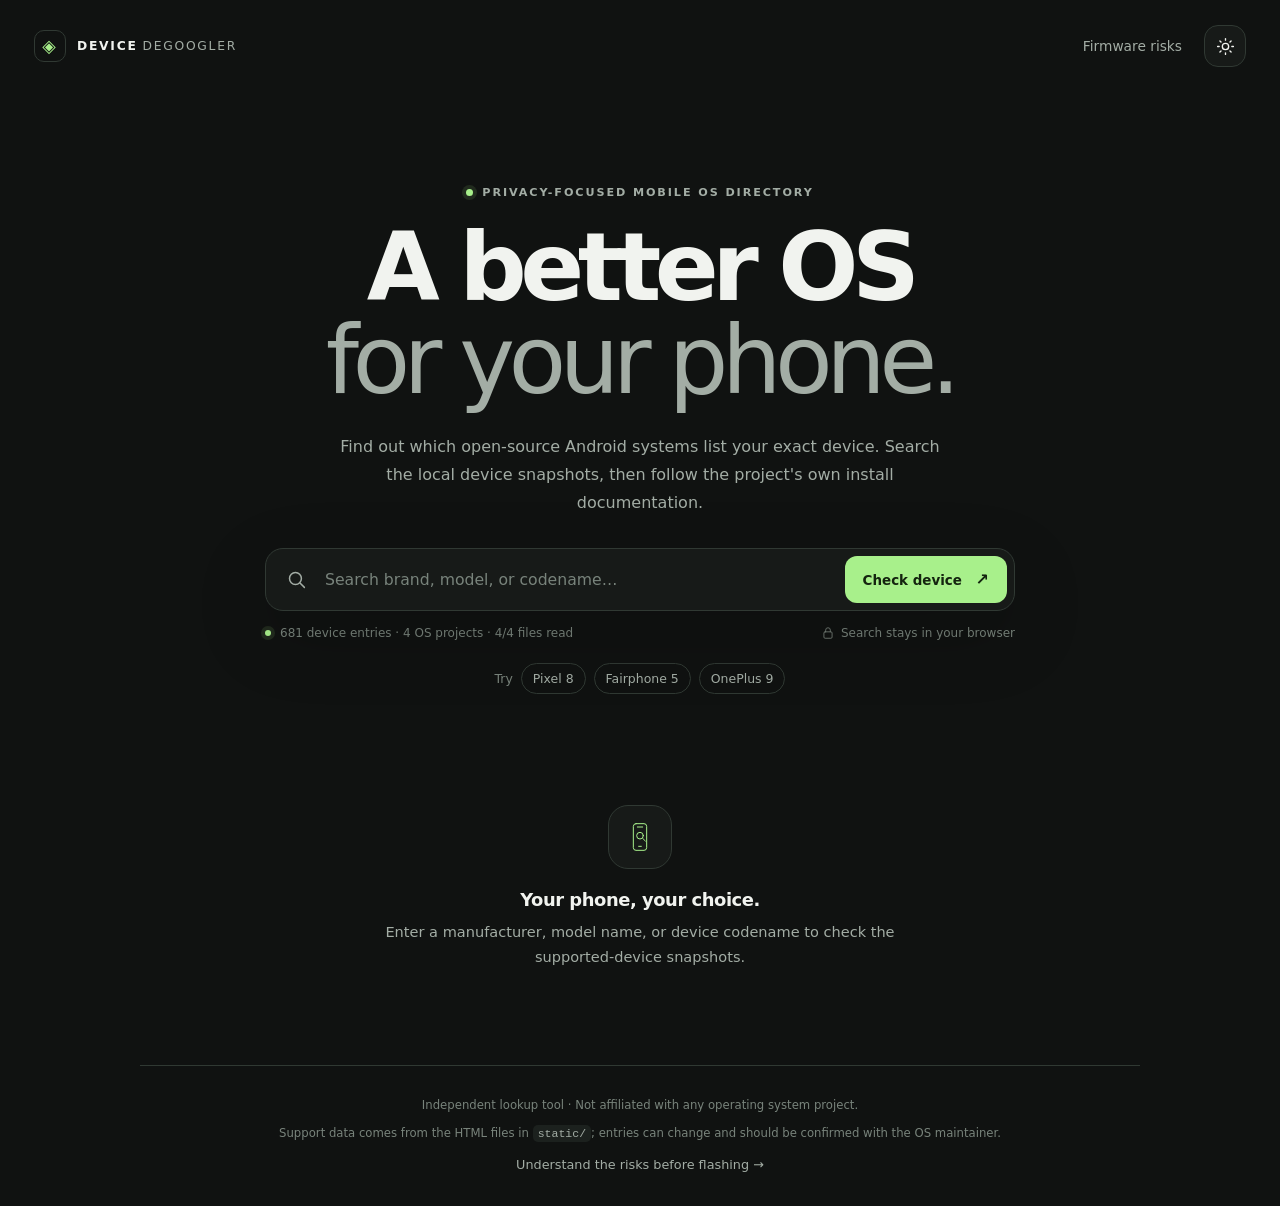
<file: index.html>
<!doctype html>
<html lang="en" data-theme="dark">
<head>
  <meta charset="utf-8">
  <meta name="viewport" content="width=device-width, initial-scale=1">
  <meta name="color-scheme" content="dark light">
  <meta name="description" content="Search locally stored device lists for support by privacy-focused Android operating systems.">
  <title>Degoogler</title>
  <link rel="stylesheet" href="styles.css">
  <script src="find.js" defer></script>
</head>
<body>
  <header class="topbar">
    <a class="wordmark" href="index.html" aria-label="FOSS Device Finder home">
      <span class="wordmark-symbol" aria-hidden="true">◈</span>
      <span>DEVICE<span class="wordmark-light">DEGOOGLER</span></span>
    </a>
    <nav class="topnav" aria-label="Main navigation">
      <a href="risks.html">Firmware risks</a>
      <button class="theme-toggle" id="theme-toggle" type="button" aria-label="Switch to light theme" title="Switch theme">
        <svg class="sun-icon" viewBox="0 0 24 24" aria-hidden="true"><circle cx="12" cy="12" r="4"></circle><path d="M12 2v2m0 16v2M4.93 4.93l1.42 1.42m11.3 11.3 1.42 1.42M2 12h2m16 0h2M4.93 19.07l1.42-1.42m11.3-11.3 1.42-1.42"></path></svg>
        <svg class="moon-icon" viewBox="0 0 24 24" aria-hidden="true"><path d="M20.8 15.4A8.7 8.7 0 0 1 8.6 3.2 8.8 8.8 0 1 0 20.8 15.4Z"></path></svg>
      </button>
    </nav>
  </header>

  <main class="page-shell">
    <section class="hero" aria-labelledby="hero-title">
      <p class="eyebrow"><span class="eyebrow-dot"></span> PRIVACY-FOCUSED MOBILE OS DIRECTORY</p>
      <h1 id="hero-title">A better OS<br><span>for your phone.</span></h1>
      <p class="hero-copy">Find out which open-source Android systems list your exact device. Search the local device snapshots, then follow the project's own install documentation.</p>

      <form id="device-search" class="search-form" role="search">
        <svg class="search-icon" viewBox="0 0 24 24" aria-hidden="true"><circle cx="10.8" cy="10.8" r="6.8"></circle><path d="m16 16 5 5"></path></svg>
        <label class="visually-hidden" for="device-query">Phone manufacturer, model, or codename</label>
        <input id="device-query" name="q" type="search" autocomplete="off" spellcheck="false" placeholder="Search brand, model, or codename…" required minlength="2">
        <button class="search-submit" type="submit">Check device <span aria-hidden="true">↗</span></button>
      </form>
      <div class="search-meta">
        <span id="data-status" class="data-status"><span class="loading-dot"></span> Loading local device lists…</span>
        <span class="privacy-note"><svg viewBox="0 0 24 24" aria-hidden="true"><rect x="5" y="10" width="14" height="11" rx="2"></rect><path d="M8 10V7a4 4 0 0 1 8 0v3"></path></svg> Search stays in your browser</span>
      </div>
      <div class="suggestions" aria-label="Example searches">
        <span>Try</span>
        <button type="button" data-query="Pixel 8">Pixel 8</button>
        <button type="button" data-query="Fairphone 5">Fairphone 5</button>
        <button type="button" data-query="OnePlus 9">OnePlus 9</button>
      </div>
    </section>

    <section id="results-section" class="results-section" aria-live="polite" aria-atomic="false">
      <div id="empty-state" class="empty-state">
        <div class="empty-icon" aria-hidden="true"><svg viewBox="0 0 48 48"><rect x="14" y="4" width="20" height="40" rx="4"></rect><path d="M20 9h8M22 38h4"></path><circle cx="24" cy="22" r="5"></circle><path d="m28 26 4 4"></path></svg></div>
        <h2>Your phone, your choice.</h2>
        <p>Enter a manufacturer, model name, or device codename to check the supported-device snapshots.</p>
      </div>
      <div id="results" class="results" hidden></div>
    </section>

    <footer class="site-footer">
      <p>Independent lookup tool · Not affiliated with any operating system project.</p>
      <p>Support data comes from the HTML files in <code>static/</code>; entries can change and should be confirmed with the OS maintainer.</p>
      <a href="risks.html">Understand the risks before flashing <span aria-hidden="true">→</span></a>
    </footer>
  </main>
</body>
</html>
</file>
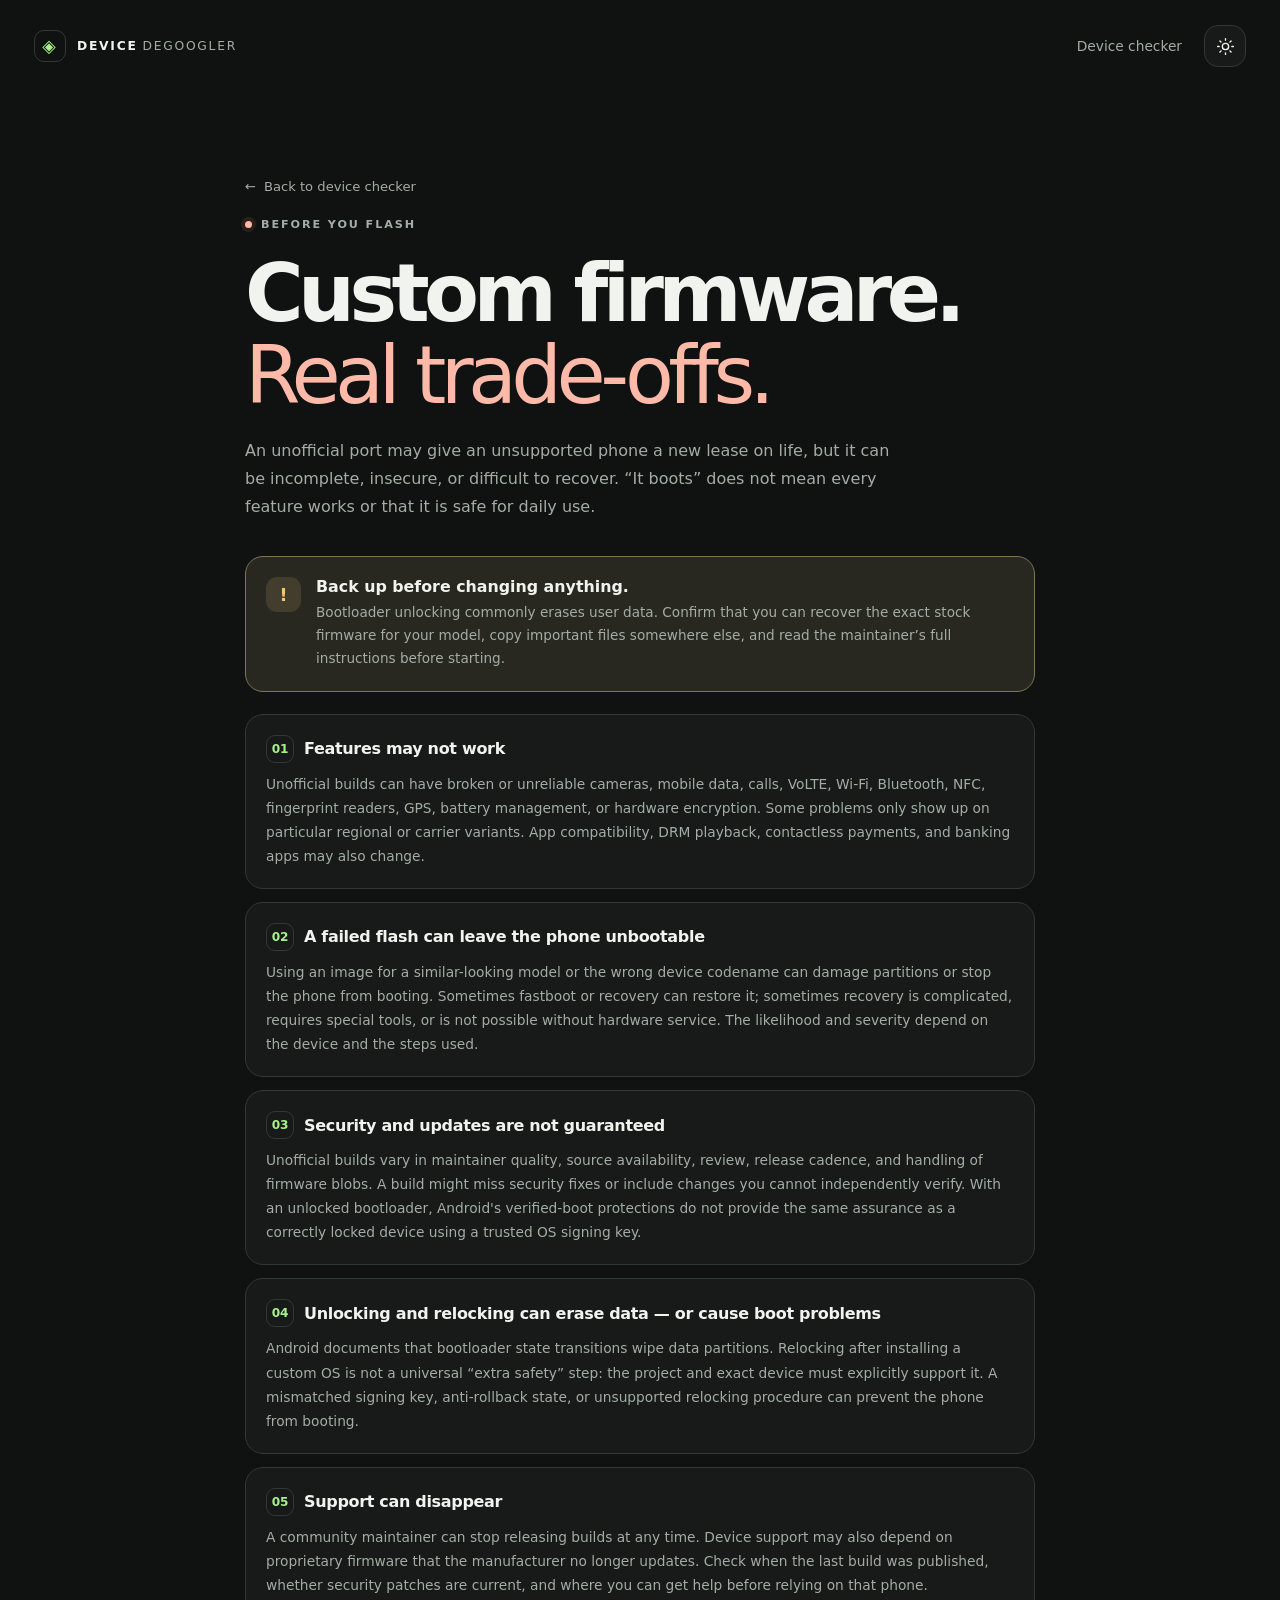
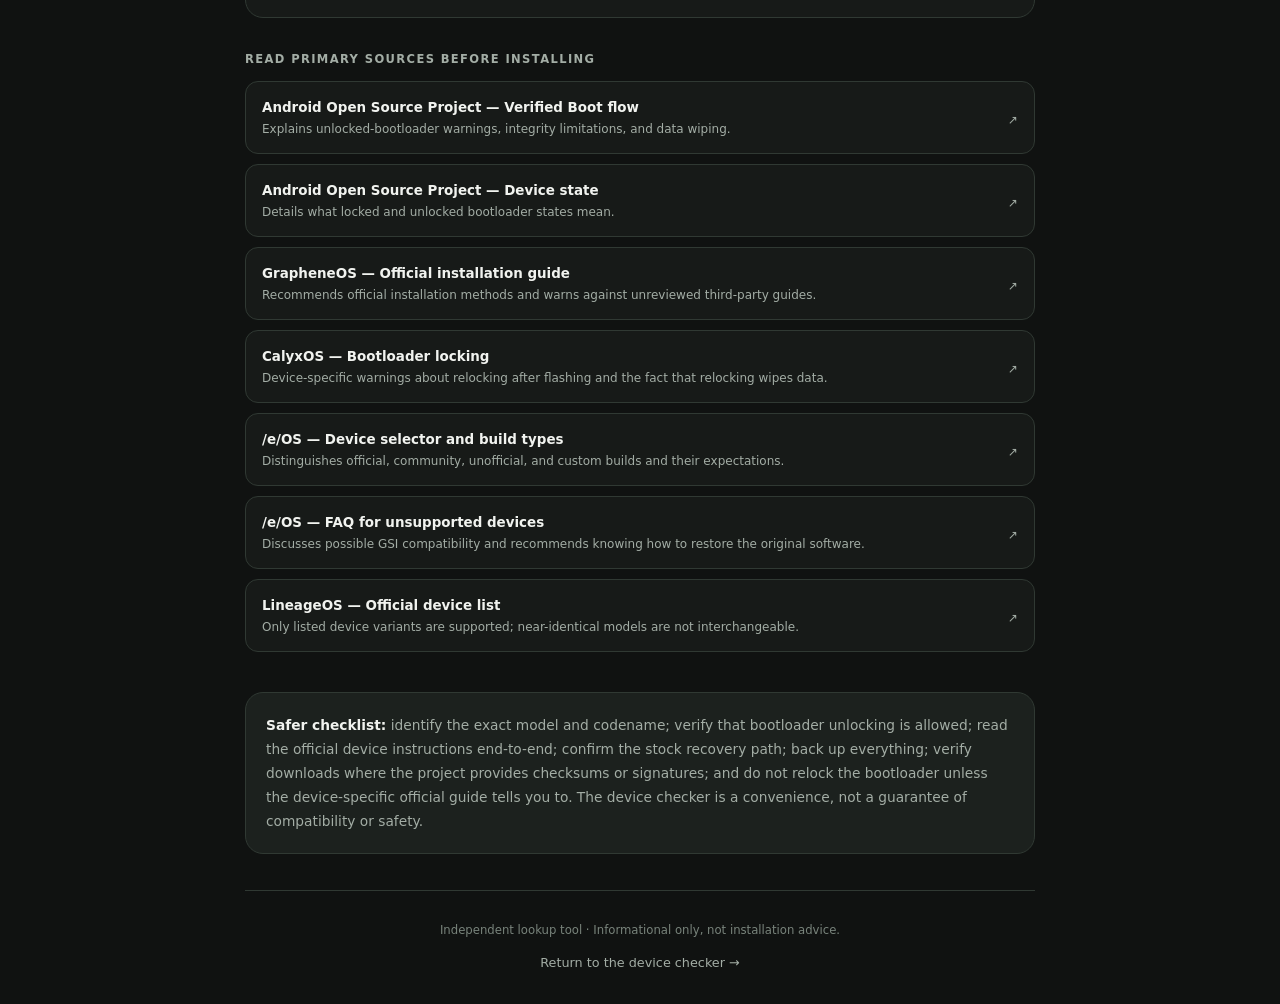
<file: risks.html>
<!doctype html>
<html lang="en" data-theme="dark">
<head>
  <meta charset="utf-8">
  <meta name="viewport" content="width=device-width, initial-scale=1">
  <meta name="color-scheme" content="dark light">
  <meta name="description" content="Risks and precautions before installing unofficial Android firmware or a custom operating system.">
  <title>Risks of Unofficial Firmware</title>
  <link rel="stylesheet" href="styles.css">
  <script>
    (() => {
      try {
        const saved = localStorage.getItem('foss-device-finder-theme');
        if (saved === 'light' || saved === 'dark') document.documentElement.dataset.theme = saved;
      } catch (_) {}
      document.addEventListener('DOMContentLoaded', () => {
        const button = document.getElementById('theme-toggle');
        const update = () => {
          const next = document.documentElement.dataset.theme === 'dark' ? 'light' : 'dark';
          button.setAttribute('aria-label', `Switch to ${next} theme`);
          button.title = `Switch to ${next} theme`;
        };
        update();
        button.addEventListener('click', () => {
          document.documentElement.dataset.theme = document.documentElement.dataset.theme === 'dark' ? 'light' : 'dark';
          try { localStorage.setItem('foss-device-finder-theme', document.documentElement.dataset.theme); } catch (_) {}
          update();
        });
      });
    })();
  </script>
</head>
<body>
  <header class="topbar">
    <a class="wordmark" href="index.html" aria-label="FOSS Device Finder home"><span class="wordmark-symbol" aria-hidden="true">◈</span><span>DEVICE<span class="wordmark-light">DEGOOGLER</span></span></a>
    <nav class="topnav" aria-label="Main navigation"><a href="index.html">Device checker</a><button class="theme-toggle" id="theme-toggle" type="button" aria-label="Switch theme" title="Switch theme"><svg class="sun-icon" viewBox="0 0 24 24" aria-hidden="true"><circle cx="12" cy="12" r="4"></circle><path d="M12 2v2m0 16v2M4.93 4.93l1.42 1.42m11.3 11.3 1.42 1.42M2 12h2m16 0h2M4.93 19.07l1.42-1.42m11.3-11.3 1.42-1.42"></path></svg><svg class="moon-icon" viewBox="0 0 24 24" aria-hidden="true"><path d="M20.8 15.4A8.7 8.7 0 0 1 8.6 3.2 8.8 8.8 0 1 0 20.8 15.4Z"></path></svg></button></nav>
  </header>
  <main class="risk-page">
    <section class="risk-hero">
      <a class="back-link" href="index.html"><span aria-hidden="true">←</span> Back to device checker</a>
      <p class="eyebrow" style="justify-content:flex-start"><span class="eyebrow-dot" style="background:var(--danger);box-shadow:0 0 0 4px var(--danger-soft)"></span> BEFORE YOU FLASH</p>
      <h1>Custom firmware.<br><span>Real trade-offs.</span></h1>
      <p class="hero-copy">An unofficial port may give an unsupported phone a new lease on life, but it can be incomplete, insecure, or difficult to recover. “It boots” does not mean every feature works or that it is safe for daily use.</p>
    </section>

    <div class="risk-alert">
      <div class="risk-alert-mark" aria-hidden="true">!</div>
      <div><h2>Back up before changing anything.</h2><p>Bootloader unlocking commonly erases user data. Confirm that you can recover the exact stock firmware for your model, copy important files somewhere else, and read the maintainer’s full instructions before starting.</p></div>
    </div>

    <section class="risk-list" aria-label="Risks to consider">
      <article class="risk-item"><h2><span class="risk-number">01</span> Features may not work</h2><p>Unofficial builds can have broken or unreliable cameras, mobile data, calls, VoLTE, Wi-Fi, Bluetooth, NFC, fingerprint readers, GPS, battery management, or hardware encryption. Some problems only show up on particular regional or carrier variants. App compatibility, DRM playback, contactless payments, and banking apps may also change.</p></article>
      <article class="risk-item"><h2><span class="risk-number">02</span> A failed flash can leave the phone unbootable</h2><p>Using an image for a similar-looking model or the wrong device codename can damage partitions or stop the phone from booting. Sometimes fastboot or recovery can restore it; sometimes recovery is complicated, requires special tools, or is not possible without hardware service. The likelihood and severity depend on the device and the steps used.</p></article>
      <article class="risk-item"><h2><span class="risk-number">03</span> Security and updates are not guaranteed</h2><p>Unofficial builds vary in maintainer quality, source availability, review, release cadence, and handling of firmware blobs. A build might miss security fixes or include changes you cannot independently verify. With an unlocked bootloader, Android's verified-boot protections do not provide the same assurance as a correctly locked device using a trusted OS signing key.</p></article>
      <article class="risk-item"><h2><span class="risk-number">04</span> Unlocking and relocking can erase data — or cause boot problems</h2><p>Android documents that bootloader state transitions wipe data partitions. Relocking after installing a custom OS is not a universal “extra safety” step: the project and exact device must explicitly support it. A mismatched signing key, anti-rollback state, or unsupported relocking procedure can prevent the phone from booting.</p></article>
      <article class="risk-item"><h2><span class="risk-number">05</span> Support can disappear</h2><p>A community maintainer can stop releasing builds at any time. Device support may also depend on proprietary firmware that the manufacturer no longer updates. Check when the last build was published, whether security patches are current, and where you can get help before relying on that phone.</p></article>
    </section>

    <p class="section-label">Read primary sources before installing</p>
    <ul class="source-list">
      <li><div><a href="https://source.android.com/docs/security/features/verifiedboot/boot-flow" target="_blank" rel="noopener noreferrer">Android Open Source Project — Verified Boot flow</a><span>Explains unlocked-bootloader warnings, integrity limitations, and data wiping.</span></div><span class="source-arrow" aria-hidden="true">↗</span></li>
      <li><div><a href="https://source.android.com/docs/security/features/verifiedboot/device-state" target="_blank" rel="noopener noreferrer">Android Open Source Project — Device state</a><span>Details what locked and unlocked bootloader states mean.</span></div><span class="source-arrow" aria-hidden="true">↗</span></li>
      <li><div><a href="https://grapheneos.org/install/" target="_blank" rel="noopener noreferrer">GrapheneOS — Official installation guide</a><span>Recommends official installation methods and warns against unreviewed third-party guides.</span></div><span class="source-arrow" aria-hidden="true">↗</span></li>
      <li><div><a href="https://calyxos.org/docs/guide/security/bootloader-lock/" target="_blank" rel="noopener noreferrer">CalyxOS — Bootloader locking</a><span>Device-specific warnings about relocking after flashing and the fact that relocking wipes data.</span></div><span class="source-arrow" aria-hidden="true">↗</span></li>
      <li><div><a href="https://doc.e.foundation/devices/" target="_blank" rel="noopener noreferrer">/e/OS — Device selector and build types</a><span>Distinguishes official, community, unofficial, and custom builds and their expectations.</span></div><span class="source-arrow" aria-hidden="true">↗</span></li>
      <li><div><a href="https://doc.e.foundation/os/faq/" target="_blank" rel="noopener noreferrer">/e/OS — FAQ for unsupported devices</a><span>Discusses possible GSI compatibility and recommends knowing how to restore the original software.</span></div><span class="source-arrow" aria-hidden="true">↗</span></li>
      <li><div><a href="https://wiki.lineageos.org/devices/" target="_blank" rel="noopener noreferrer">LineageOS — Official device list</a><span>Only listed device variants are supported; near-identical models are not interchangeable.</span></div><span class="source-arrow" aria-hidden="true">↗</span></li>
    </ul>

    <div class="final-note"><strong>Safer checklist:</strong> identify the exact model and codename; verify that bootloader unlocking is allowed; read the official device instructions end-to-end; confirm the stock recovery path; back up everything; verify downloads where the project provides checksums or signatures; and do not relock the bootloader unless the device-specific official guide tells you to. The device checker is a convenience, not a guarantee of compatibility or safety.</div>
    <footer class="site-footer"><p>Independent lookup tool · Informational only, not installation advice.</p><a href="index.html">Return to the device checker <span aria-hidden="true">→</span></a></footer>
  </main>
</body>
</html>
</file>
<file: styles.css>
:root {
  color-scheme: dark;
  --bg: #101211;
  --surface: #171a18;
  --surface-raised: #1c211e;
  --surface-strong: #232925;
  --text: #f1f3ef;
  --muted: #a3ada5;
  --quiet: #78837b;
  --line: #303933;
  --accent: #a8f08b;
  --accent-ink: #14240f;
  --accent-soft: rgba(168, 240, 139, .11);
  --danger: #ffb9a9;
  --danger-soft: rgba(255, 145, 118, .1);
  --warning: #edc77e;
  --shadow: 0 24px 72px rgba(0, 0, 0, .19);
  --radius: 18px;
  font-family: Inter, ui-sans-serif, system-ui, -apple-system, BlinkMacSystemFont, "Segoe UI", sans-serif;
}
:root[data-theme="light"] {
  color-scheme: light;
  --bg: #f5f6f1;
  --surface: #ffffff;
  --surface-raised: #f1f4ed;
  --surface-strong: #e7ede2;
  --text: #1b241c;
  --muted: #536054;
  --quiet: #768075;
  --line: #dce4d8;
  --accent: #317b25;
  --accent-ink: #ffffff;
  --accent-soft: rgba(49, 123, 37, .09);
  --danger: #a83a20;
  --danger-soft: rgba(168, 58, 32, .08);
  --warning: #8b641b;
  --shadow: 0 24px 72px rgba(28, 48, 25, .08);
}
* { box-sizing: border-box; }
html { min-height: 100%; scroll-behavior: smooth; }
body { min-height: 100vh; margin: 0; background: var(--bg); color: var(--text); transition: background .2s ease, color .2s ease; }
a { color: inherit; }
button, input { font: inherit; }
button { color: inherit; }
.topbar { max-width: 1320px; margin: 0 auto; padding: 25px 34px; display: flex; align-items: center; justify-content: space-between; gap: 24px; }
.wordmark { display: inline-flex; align-items: center; gap: 11px; color: var(--text); text-decoration: none; font-size: .77rem; font-weight: 800; letter-spacing: .14em; }
.wordmark-symbol { display: grid; place-items: center; width: 32px; height: 32px; border: 1px solid var(--line); border-radius: 10px; color: var(--accent); font-size: 1.1rem; }
.wordmark-light { margin-left: 5px; color: var(--muted); font-weight: 500; }
.topnav { display: flex; align-items: center; gap: 22px; }
.topnav > a { color: var(--muted); text-decoration: none; font-size: .86rem; transition: color .18s ease; }
.topnav > a:hover, .site-footer a:hover { color: var(--accent); }
.theme-toggle { width: 42px; height: 42px; display: grid; place-items: center; padding: 0; border: 1px solid var(--line); border-radius: 14px; background: var(--surface); cursor: pointer; transition: transform .18s ease, border-color .18s ease; }
.theme-toggle:hover { transform: translateY(-1px); border-color: var(--quiet); }
.theme-toggle svg { width: 19px; height: 19px; fill: none; stroke: var(--text); stroke-width: 1.7; stroke-linecap: round; stroke-linejoin: round; }
.moon-icon { display: none; }
:root[data-theme="light"] .sun-icon { display: none; }
:root[data-theme="light"] .moon-icon { display: block; }
.page-shell { width: min(100% - 42px, 1000px); margin: 0 auto; }
.hero { padding: clamp(50px, 8vw, 94px) 0 40px; text-align: center; }
.eyebrow { display: flex; justify-content: center; align-items: center; gap: 9px; margin: 0 0 22px; color: var(--muted); font-size: .7rem; font-weight: 700; letter-spacing: .17em; }
.eyebrow-dot, .loading-dot { display: inline-block; width: 7px; height: 7px; flex: 0 0 auto; border-radius: 999px; background: var(--accent); box-shadow: 0 0 0 4px var(--accent-soft); }
h1 { margin: 0; font-size: clamp(3rem, 8vw, 5.9rem); line-height: .99; letter-spacing: -.07em; font-weight: 650; }
h1 span { color: var(--muted); font-weight: 450; }
.hero-copy { max-width: 610px; margin: 25px auto 31px; color: var(--muted); line-height: 1.75; font-size: 1rem; }
.search-form { position: relative; display: flex; align-items: center; width: min(100%, 750px); margin: 0 auto; padding: 7px; border: 1px solid var(--line); border-radius: 18px; background: var(--surface); box-shadow: var(--shadow); text-align: left; transition: border-color .2s ease, box-shadow .2s ease; }
.search-form:focus-within { border-color: var(--accent); box-shadow: 0 0 0 4px var(--accent-soft), var(--shadow); }
.search-icon { width: 21px; height: 21px; margin: 0 14px 0 13px; flex: 0 0 auto; fill: none; stroke: var(--muted); stroke-width: 1.7; stroke-linecap: round; }
.search-form input { min-width: 0; width: 100%; padding: 14px 4px; border: 0; outline: 0; background: transparent; color: var(--text); font-size: .98rem; }
.search-form input::placeholder { color: var(--quiet); }
.search-submit { flex: 0 0 auto; min-height: 47px; padding: 0 18px; border: 0; border-radius: 12px; background: var(--accent); color: var(--accent-ink); font-weight: 750; font-size: .84rem; cursor: pointer; transition: filter .18s ease, transform .18s ease; }
.search-submit:hover { filter: brightness(1.08); transform: translateY(-1px); }
.search-submit span { margin-left: 9px; font-size: 1rem; }
.search-meta { width: min(100%, 750px); display: flex; justify-content: space-between; align-items: center; gap: 16px; margin: 15px auto 0; color: var(--quiet); font-size: .75rem; }
.data-status { display: inline-flex; align-items: center; gap: 9px; }
.data-status .loading-dot { width: 6px; height: 6px; }
.data-status.is-error { color: var(--danger); }
.data-status.is-error .loading-dot { background: var(--danger); box-shadow: 0 0 0 4px var(--danger-soft); }
.privacy-note { display: inline-flex; gap: 6px; align-items: center; white-space: nowrap; }
.privacy-note svg { width: 14px; height: 14px; fill: none; stroke: currentColor; stroke-width: 1.5; stroke-linecap: round; stroke-linejoin: round; }
.suggestions { display: flex; justify-content: center; align-items: center; flex-wrap: wrap; gap: 8px; margin-top: 23px; font-size: .78rem; color: var(--quiet); }
.suggestions button { padding: 7px 11px; border: 1px solid var(--line); border-radius: 999px; background: transparent; color: var(--muted); cursor: pointer; transition: background .15s ease, border-color .15s ease, color .15s ease; }
.suggestions button:hover { background: var(--surface-raised); border-color: var(--quiet); color: var(--text); }
.results-section { min-height: 150px; padding: 18px 0 56px; }
.empty-state { max-width: 580px; margin: 18px auto 0; padding: 35px 24px 40px; text-align: center; }
.empty-icon { display: grid; place-items: center; width: 64px; height: 64px; margin: 0 auto 20px; border: 1px solid var(--line); border-radius: 20px; background: var(--surface); color: var(--accent); }
.empty-icon svg { width: 32px; height: 32px; fill: none; stroke: currentColor; stroke-width: 1.5; stroke-linecap: round; stroke-linejoin: round; }
.empty-state h2 { margin: 0 0 10px; font-size: 1.12rem; letter-spacing: -.025em; }
.empty-state p { margin: 0; color: var(--muted); line-height: 1.7; font-size: .91rem; }
.result-heading { display: flex; align-items: flex-start; justify-content: space-between; gap: 20px; margin: 15px 0 20px; }
.result-heading h2 { margin: 0; font-size: clamp(1.25rem, 3vw, 1.8rem); letter-spacing: -.04em; }
.result-heading p { margin: 7px 0 0; color: var(--muted); font-size: .86rem; }
.result-count { padding: 7px 10px; border: 1px solid var(--line); border-radius: 99px; color: var(--muted); font-size: .76rem; white-space: nowrap; }
.status-banner { display: flex; align-items: flex-start; gap: 13px; margin: 0 0 20px; padding: 18px 19px; border: 1px solid var(--line); border-radius: var(--radius); background: var(--surface); line-height: 1.6; }
.status-icon { display: grid; place-items: center; width: 30px; height: 30px; flex: 0 0 auto; border-radius: 10px; font-size: 1rem; font-weight: 800; }
.status-banner h3 { margin: 0 0 4px; font-size: 1rem; }
.status-banner p { margin: 0; font-size: .86rem; color: var(--muted); }
.status-banner--success { border-color: color-mix(in srgb, var(--accent) 45%, var(--line)); background: var(--accent-soft); }
.status-banner--success .status-icon { background: var(--accent); color: var(--accent-ink); }
.status-banner--success h3 { color: var(--accent); }
.status-banner--unsupported { border-color: color-mix(in srgb, var(--danger) 32%, var(--line)); background: var(--danger-soft); }
.status-banner--unsupported .status-icon { background: var(--danger-soft); color: var(--danger); border: 1px solid color-mix(in srgb, var(--danger) 30%, var(--line)); }
.status-banner--unsupported h3 { color: var(--danger); }
.status-banner a { color: var(--accent); font-weight: 700; text-underline-offset: 3px; white-space: nowrap; }
.result-grid { display: grid; grid-template-columns: repeat(2, minmax(0, 1fr)); gap: 14px; }
.device-card { display: flex; flex-direction: column; min-width: 0; padding: 19px; border: 1px solid var(--line); border-radius: var(--radius); background: var(--surface); box-shadow: 0 7px 28px rgba(0,0,0,.025); }
.device-card-top { display: flex; align-items: flex-start; justify-content: space-between; gap: 14px; }
.os-identity { display: flex; align-items: center; gap: 11px; min-width: 0; }
.os-mark { display: grid; place-items: center; width: 39px; height: 39px; flex: 0 0 auto; border: 1px solid var(--line); border-radius: 13px; background: var(--surface-raised); color: var(--accent); font-weight: 800; font-size: .94rem; }
.os-title { margin: 0; font-size: 1rem; font-weight: 760; letter-spacing: -.025em; }
.os-subtitle { margin: 4px 0 0; font-size: .73rem; color: var(--muted); }
.support-pill { display: inline-flex; align-items: center; gap: 5px; padding: 6px 8px; border-radius: 99px; background: var(--accent-soft); color: var(--accent); font-size: .67rem; font-weight: 800; white-space: nowrap; }
.support-pill--past { background: var(--danger-soft); color: var(--danger); }
.card-model { margin: 22px 0 5px; font-size: 1.12rem; line-height: 1.35; letter-spacing: -.025em; overflow-wrap: anywhere; }
.card-brand { margin: 0; color: var(--muted); font-size: .79rem; }
.device-facts { display: grid; grid-template-columns: repeat(2, minmax(0, 1fr)); gap: 9px; margin: 19px 0 20px; }
.fact { min-width: 0; padding: 11px 12px; border: 1px solid var(--line); border-radius: 12px; background: var(--surface-raised); }
.fact dt { margin: 0 0 5px; color: var(--quiet); font-size: .67rem; letter-spacing: .06em; text-transform: uppercase; }
.fact dd { margin: 0; color: var(--text); font-size: .81rem; font-weight: 650; line-height: 1.4; overflow-wrap: anywhere; }
.card-note { margin: auto 0 14px; color: var(--muted); font-size: .79rem; line-height: 1.6; }
.doc-link { display: flex; align-items: center; justify-content: space-between; gap: 12px; padding: 13px 14px; border: 1px solid var(--line); border-radius: 12px; color: var(--text); text-decoration: none; font-size: .81rem; font-weight: 700; transition: border-color .18s ease, background .18s ease; }
.doc-link:hover { border-color: var(--accent); background: var(--accent-soft); }
.doc-link span:last-child { color: var(--accent); font-size: 1.05rem; }
.show-more-note { color: var(--muted); font-size: .82rem; text-align: center; margin: 17px 0 0; }
.history-section { margin-top: 30px; padding-top: 22px; border-top: 1px solid var(--line); }
.history-section h3 { margin: 0 0 7px; font-size: 1rem; }
.history-section > p { margin: 0 0 16px; color: var(--muted); font-size: .83rem; line-height: 1.6; }
.site-footer { display: flex; flex-direction: column; align-items: center; gap: 8px; padding: 30px 0 34px; border-top: 1px solid var(--line); text-align: center; }
.site-footer p { margin: 0; color: var(--quiet); font-size: .73rem; line-height: 1.65; }
.site-footer code { padding: 2px 5px; border-radius: 5px; background: var(--surface-raised); color: var(--muted); font-size: .72rem; }
.site-footer a { margin-top: 6px; color: var(--muted); text-decoration: none; font-size: .8rem; transition: color .18s ease; }
.risk-page { width: min(100% - 42px, 790px); margin: 0 auto; }
.risk-hero { padding: clamp(48px, 8vw, 84px) 0 35px; }
.back-link { display: inline-flex; align-items: center; gap: 8px; margin-bottom: 24px; color: var(--muted); text-decoration: none; font-size: .82rem; }
.back-link:hover { color: var(--accent); }
.risk-hero h1 { font-size: clamp(2.7rem, 7vw, 5rem); line-height: 1.02; }
.risk-hero h1 span { color: var(--danger); }
.risk-hero .hero-copy { margin: 21px 0 0; max-width: 650px; }
.risk-alert { display: flex; gap: 15px; padding: 20px; border: 1px solid color-mix(in srgb, var(--warning) 42%, var(--line)); border-radius: var(--radius); background: color-mix(in srgb, var(--warning) 8%, var(--surface)); }
.risk-alert-mark { display: grid; place-items: center; width: 35px; height: 35px; flex: 0 0 auto; border-radius: 11px; background: color-mix(in srgb, var(--warning) 13%, transparent); color: var(--warning); font-size: 1.1rem; font-weight: 800; }
.risk-alert h2 { margin: 0 0 5px; font-size: .99rem; }
.risk-alert p { margin: 0; color: var(--muted); font-size: .85rem; line-height: 1.7; }
.risk-list { display: grid; gap: 13px; margin: 22px 0 34px; }
.risk-item { padding: 20px; border: 1px solid var(--line); border-radius: var(--radius); background: var(--surface); }
.risk-item h2 { display: flex; align-items: center; gap: 10px; margin: 0 0 9px; font-size: 1rem; letter-spacing: -.02em; }
.risk-number { display: grid; place-items: center; width: 28px; height: 28px; border: 1px solid var(--line); border-radius: 9px; color: var(--accent); font-size: .76rem; }
.risk-item p { margin: 0; color: var(--muted); font-size: .86rem; line-height: 1.75; }
.risk-item p + p { margin-top: 10px; }
.source-list { display: grid; gap: 10px; margin: 0 0 40px; padding: 0; list-style: none; }
.source-list li { display: flex; align-items: center; justify-content: space-between; gap: 20px; padding: 15px 16px; border: 1px solid var(--line); border-radius: 13px; background: var(--surface); }
.source-list a { color: var(--text); font-size: .84rem; font-weight: 700; text-decoration: none; }
.source-list a:hover { color: var(--accent); }
.source-list span { margin-top: 4px; display: block; color: var(--muted); font-weight: 400; font-size: .75rem; line-height: 1.5; }
.source-arrow { color: var(--accent); font-size: 1.05rem; flex: 0 0 auto; }
.section-label { margin: 34px 0 15px; color: var(--muted); font-size: .72rem; font-weight: 800; letter-spacing: .12em; text-transform: uppercase; }
.final-note { margin-bottom: 36px; padding: 20px; border: 1px solid var(--line); border-radius: var(--radius); background: var(--surface-raised); color: var(--muted); font-size: .86rem; line-height: 1.75; }
.final-note strong { color: var(--text); }
.visually-hidden { position: absolute; width: 1px; height: 1px; margin: -1px; padding: 0; overflow: hidden; clip: rect(0,0,0,0); white-space: nowrap; border: 0; }
[hidden] { display: none !important; }
@media (max-width: 720px) {
  .topbar { padding: 17px 19px; }
  .topnav { gap: 13px; }
  .topnav > a { font-size: .78rem; }
  .page-shell, .risk-page { width: min(100% - 32px, 1000px); }
  .hero { padding-top: 64px; }
  .hero-copy { max-width: 520px; font-size: .92rem; }
  .search-form { padding: 5px; border-radius: 15px; }
  .search-icon { margin-left: 10px; margin-right: 10px; }
  .search-form input { font-size: .88rem; }
  .search-submit { min-height: 43px; padding: 0 12px; font-size: .76rem; }
  .search-submit span { margin-left: 3px; }
  .search-meta { align-items: flex-start; flex-direction: column; gap: 8px; }
  .result-grid { grid-template-columns: 1fr; }
}
@media (max-width: 420px) {
  .wordmark { font-size: .68rem; letter-spacing: .1em; gap: 7px; }
  .wordmark-symbol { width: 29px; height: 29px; }
  .topnav { gap: 9px; }
  .topnav > a { max-width: 80px; line-height: 1.2; text-align: right; }
  .theme-toggle { width: 38px; height: 38px; }
  .hero { padding-top: 54px; }
  .eyebrow { font-size: .59rem; letter-spacing: .12em; }
  .search-submit { font-size: .7rem; padding: 0 10px; }
  .search-submit span { display: none; }
  .privacy-note { white-space: normal; }
  .result-heading { flex-direction: column; gap: 10px; }
  .source-list li { align-items: flex-start; }
}
@media (prefers-reduced-motion: reduce) {
  *, *::before, *::after { scroll-behavior: auto !important; transition-duration: .01ms !important; animation-duration: .01ms !important; }
}
</file>
